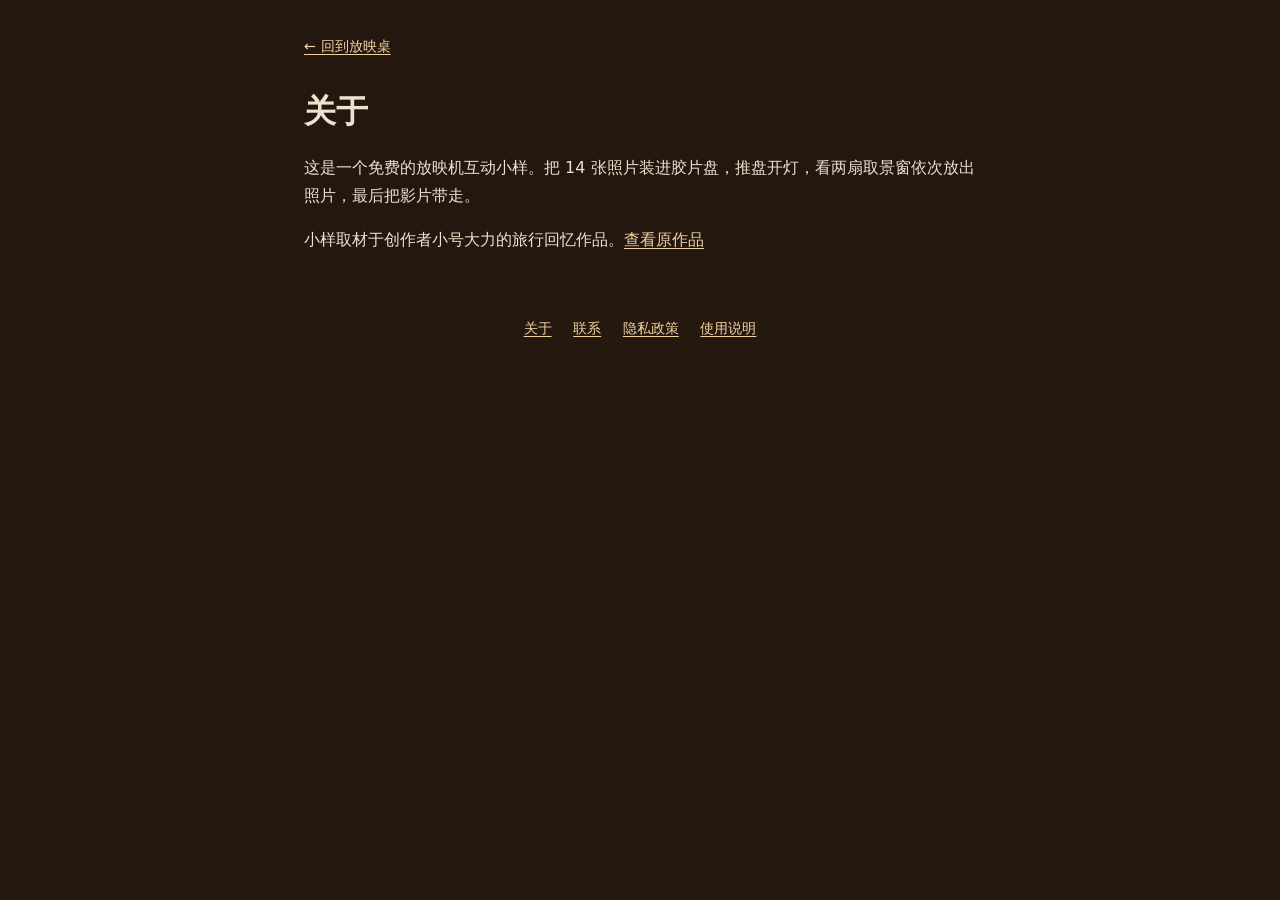
<file: about.html>
<!doctype html>
<html lang="zh-CN">
<head>
  <meta charset="utf-8">
  <meta name="viewport" content="width=device-width, initial-scale=1">
  <meta name="robots" content="noindex, nofollow">
  <meta name="description" content="了解放映机互动小样和原作品。">
  <link rel="canonical" href="https://jiulaobensou.github.io/photo-collage-motion-preview/about.html">
  <link rel="stylesheet" href="preview.css">
  <title>关于 · 放映机小样</title>
</head>
<body class="preview-document">
  <main class="preview-copy">
    <a class="preview-back" href="./">← 回到放映桌</a>
    <h1>关于</h1>
    <p>这是一个免费的放映机互动小样。把 14 张照片装进胶片盘，推盘开灯，看两扇取景窗依次放出照片，最后把影片带走。</p>
    <p>小样取材于创作者小号大力的旅行回忆作品。<a href="https://www.xiaohongshu.com/discovery/item/6afa6ef0000000002b028e4c">查看原作品</a></p>
  </main>
  <footer><nav class="preview-links" aria-label="预览站点导航"><a href="about.html">关于</a><a href="contact.html">联系</a><a href="privacy.html">隐私政策</a><a href="guide.html">使用说明</a></nav></footer>
</body>
</html>
</file>
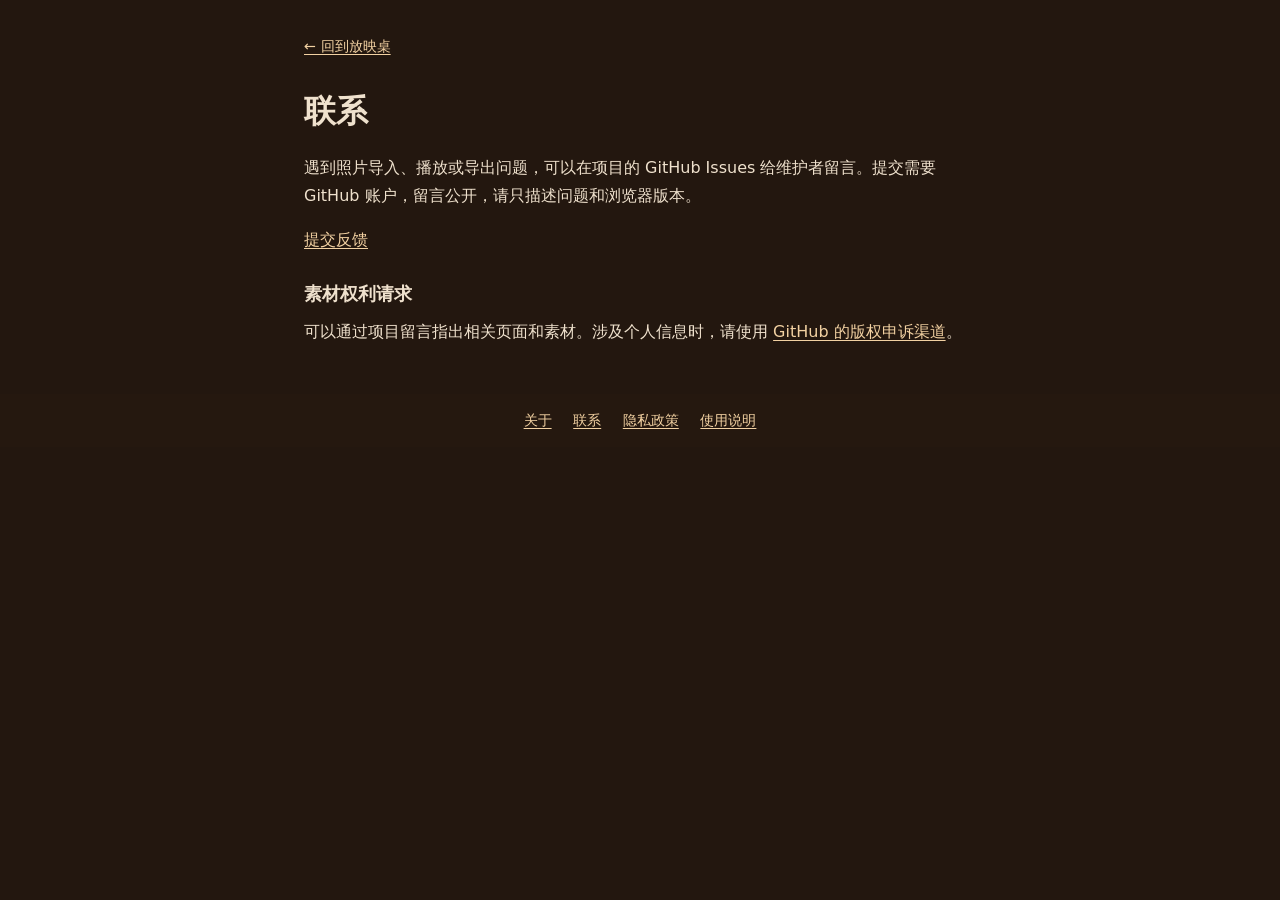
<file: contact.html>
<!doctype html>
<html lang="zh-CN">
<head>
  <meta charset="utf-8">
  <meta name="viewport" content="width=device-width, initial-scale=1">
  <meta name="robots" content="noindex, nofollow">
  <meta name="description" content="向放映机预览站维护者反馈问题或提出素材权利请求。">
  <link rel="canonical" href="https://jiulaobensou.github.io/photo-collage-motion-preview/contact.html">
  <link rel="stylesheet" href="preview.css">
  <title>联系 · 放映机小样</title>
</head>
<body class="preview-document">
  <main class="preview-copy">
    <a class="preview-back" href="./">← 回到放映桌</a>
    <h1>联系</h1>
    <p>遇到照片导入、播放或导出问题，可以在项目的 GitHub Issues 给维护者留言。提交需要 GitHub 账户，留言公开，请只描述问题和浏览器版本。</p>
    <p><a href="https://github.com/JiuLaoBenSou/photo-collage-motion-preview/issues/new">提交反馈</a></p>
    <h2>素材权利请求</h2>
    <p>可以通过项目留言指出相关页面和素材。涉及个人信息时，请使用 <a href="https://docs.github.com/en/site-policy/content-removal-policies/dmca-takedown-policy">GitHub 的版权申诉渠道</a>。</p>
  </main>
  <footer><nav class="preview-links" aria-label="预览站点导航"><a href="about.html">关于</a><a href="contact.html">联系</a><a href="privacy.html">隐私政策</a><a href="guide.html">使用说明</a></nav></footer>
</body>
</html>
</file>
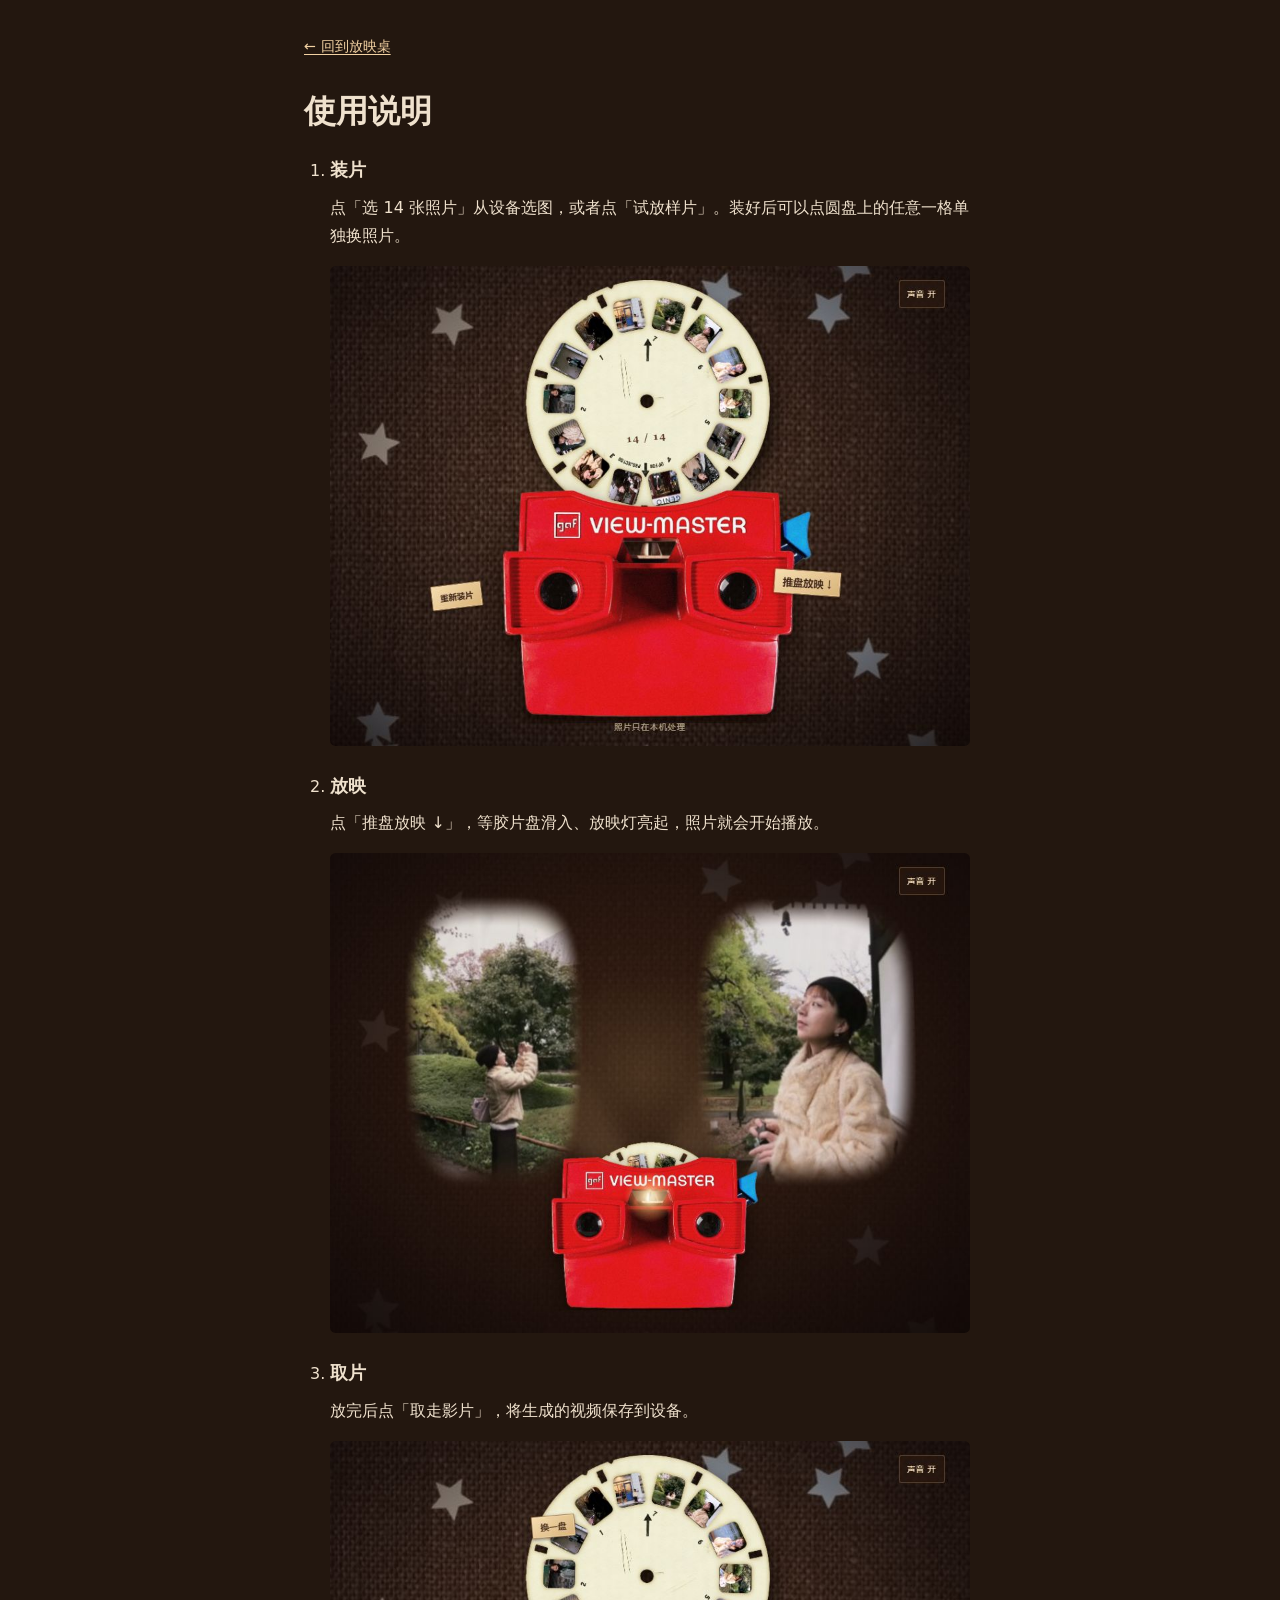
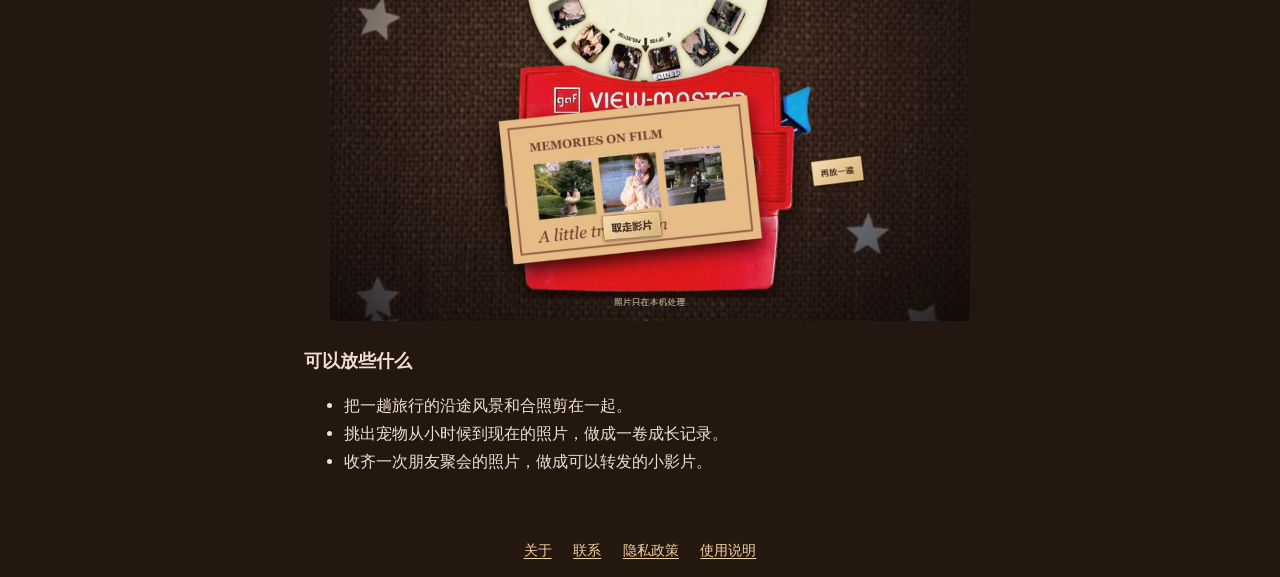
<file: guide.html>
<!doctype html>
<html lang="zh-CN">
<head>
  <meta charset="utf-8">
  <meta name="viewport" content="width=device-width, initial-scale=1">
  <meta name="robots" content="noindex, nofollow">
  <meta name="description" content="图文演示如何选照片、推盘放映和下载影片。">
  <link rel="canonical" href="https://jiulaobensou.github.io/photo-collage-motion-preview/guide.html">
  <link rel="stylesheet" href="preview.css">
  <title>使用说明 · 放映机小样</title>
</head>
<body class="preview-document">
  <main class="preview-copy">
    <a class="preview-back" href="./">← 回到放映桌</a>
    <h1>使用说明</h1>
    <ol class="preview-steps">
      <li><h2>装片</h2><p>点「选 14 张照片」从设备选图，或者点「试放样片」。装好后可以点圆盘上的任意一格单独换照片。</p><img src="load.jpg" alt="照片装入圆盘后，圆盘位于红色放映机上方" width="640" height="480"></li>
      <li><h2>放映</h2><p>点「推盘放映 ↓」，等胶片盘滑入、放映灯亮起，照片就会开始播放。</p><img src="screen.jpg" alt="放映时，两张照片出现在放映机上方的两扇取景窗里" width="640" height="480" loading="lazy"></li>
      <li><h2>取片</h2><p>放完后点「取走影片」，将生成的视频保存到设备。</p><img src="save.jpg" alt="放映结束，红色放映机上出现可以取走影片的纸质片袋" width="640" height="480" loading="lazy"></li>
    </ol>
    <h2>可以放些什么</h2>
    <ul><li>把一趟旅行的沿途风景和合照剪在一起。</li><li>挑出宠物从小时候到现在的照片，做成一卷成长记录。</li><li>收齐一次朋友聚会的照片，做成可以转发的小影片。</li></ul>
  </main>
  <footer><nav class="preview-links" aria-label="预览站点导航"><a href="about.html">关于</a><a href="contact.html">联系</a><a href="privacy.html">隐私政策</a><a href="guide.html">使用说明</a></nav></footer>
</body>
</html>
</file>
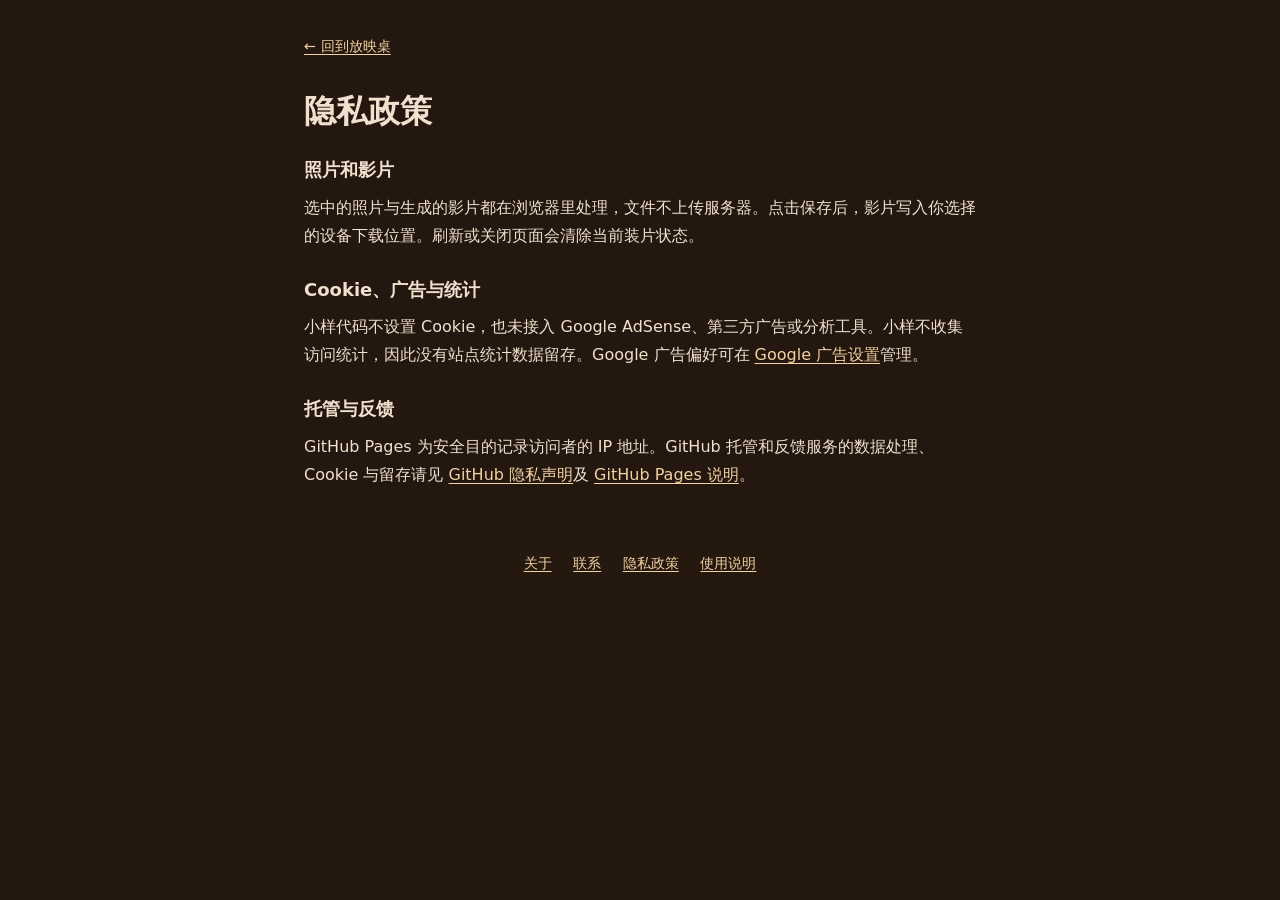
<file: privacy.html>
<!doctype html>
<html lang="zh-CN">
<head>
  <meta charset="utf-8">
  <meta name="viewport" content="width=device-width, initial-scale=1">
  <meta name="robots" content="noindex, nofollow">
  <meta name="description" content="了解放映机预览站如何在浏览器本地处理照片和影片。">
  <link rel="canonical" href="https://jiulaobensou.github.io/photo-collage-motion-preview/privacy.html">
  <link rel="stylesheet" href="preview.css">
  <title>隐私政策 · 放映机小样</title>
</head>
<body class="preview-document">
  <main class="preview-copy">
    <a class="preview-back" href="./">← 回到放映桌</a>
    <h1>隐私政策</h1>
    <h2>照片和影片</h2>
    <p>选中的照片与生成的影片都在浏览器里处理，文件不上传服务器。点击保存后，影片写入你选择的设备下载位置。刷新或关闭页面会清除当前装片状态。</p>
    <h2>Cookie、广告与统计</h2>
    <p>小样代码不设置 Cookie，也未接入 Google AdSense、第三方广告或分析工具。小样不收集访问统计，因此没有站点统计数据留存。Google 广告偏好可在 <a href="https://adssettings.google.com/">Google 广告设置</a>管理。</p>
    <h2>托管与反馈</h2>
    <p>GitHub Pages 为安全目的记录访问者的 IP 地址。GitHub 托管和反馈服务的数据处理、Cookie 与留存请见 <a href="https://docs.github.com/en/site-policy/privacy-policies/github-general-privacy-statement">GitHub 隐私声明</a>及 <a href="https://docs.github.com/en/pages/getting-started-with-github-pages/what-is-github-pages">GitHub Pages 说明</a>。</p>
  </main>
  <footer><nav class="preview-links" aria-label="预览站点导航"><a href="about.html">关于</a><a href="contact.html">联系</a><a href="privacy.html">隐私政策</a><a href="guide.html">使用说明</a></nav></footer>
</body>
</html>
</file>
<file: preview.css>
.preview-links { display: flex; flex-wrap: wrap; justify-content: center; gap: 0.5rem 1.35rem; }
.preview-links a, .preview-copy a { color: #f2d1a2; text-underline-offset: 0.2em; overflow-wrap: anywhere; }
.preview-footer, .preview-document footer { padding: 1rem; background: #25180f; font: 14px/1.5 system-ui, sans-serif; }
.preview-document { margin: 0; background: #23170f; color: #efe1cd; font: 16px/1.75 system-ui, sans-serif; }
.preview-copy { max-width: 42rem; padding: 2rem 1.25rem; margin: 0 auto; }
.preview-copy h1 { line-height: 1.2; margin-block: 2rem 1.5rem; }
.preview-copy h2 { margin-block: 1.5rem 0.25rem; font-size: 1.125rem; }
.preview-copy p { margin-block: 0.5rem 1rem; }
.preview-steps { padding-inline-start: 1.65rem; }
.preview-steps img { display: block; max-width: 100%; height: auto; border-radius: 0.35rem; }
.preview-back { font-size: 0.9rem; }
</file>
